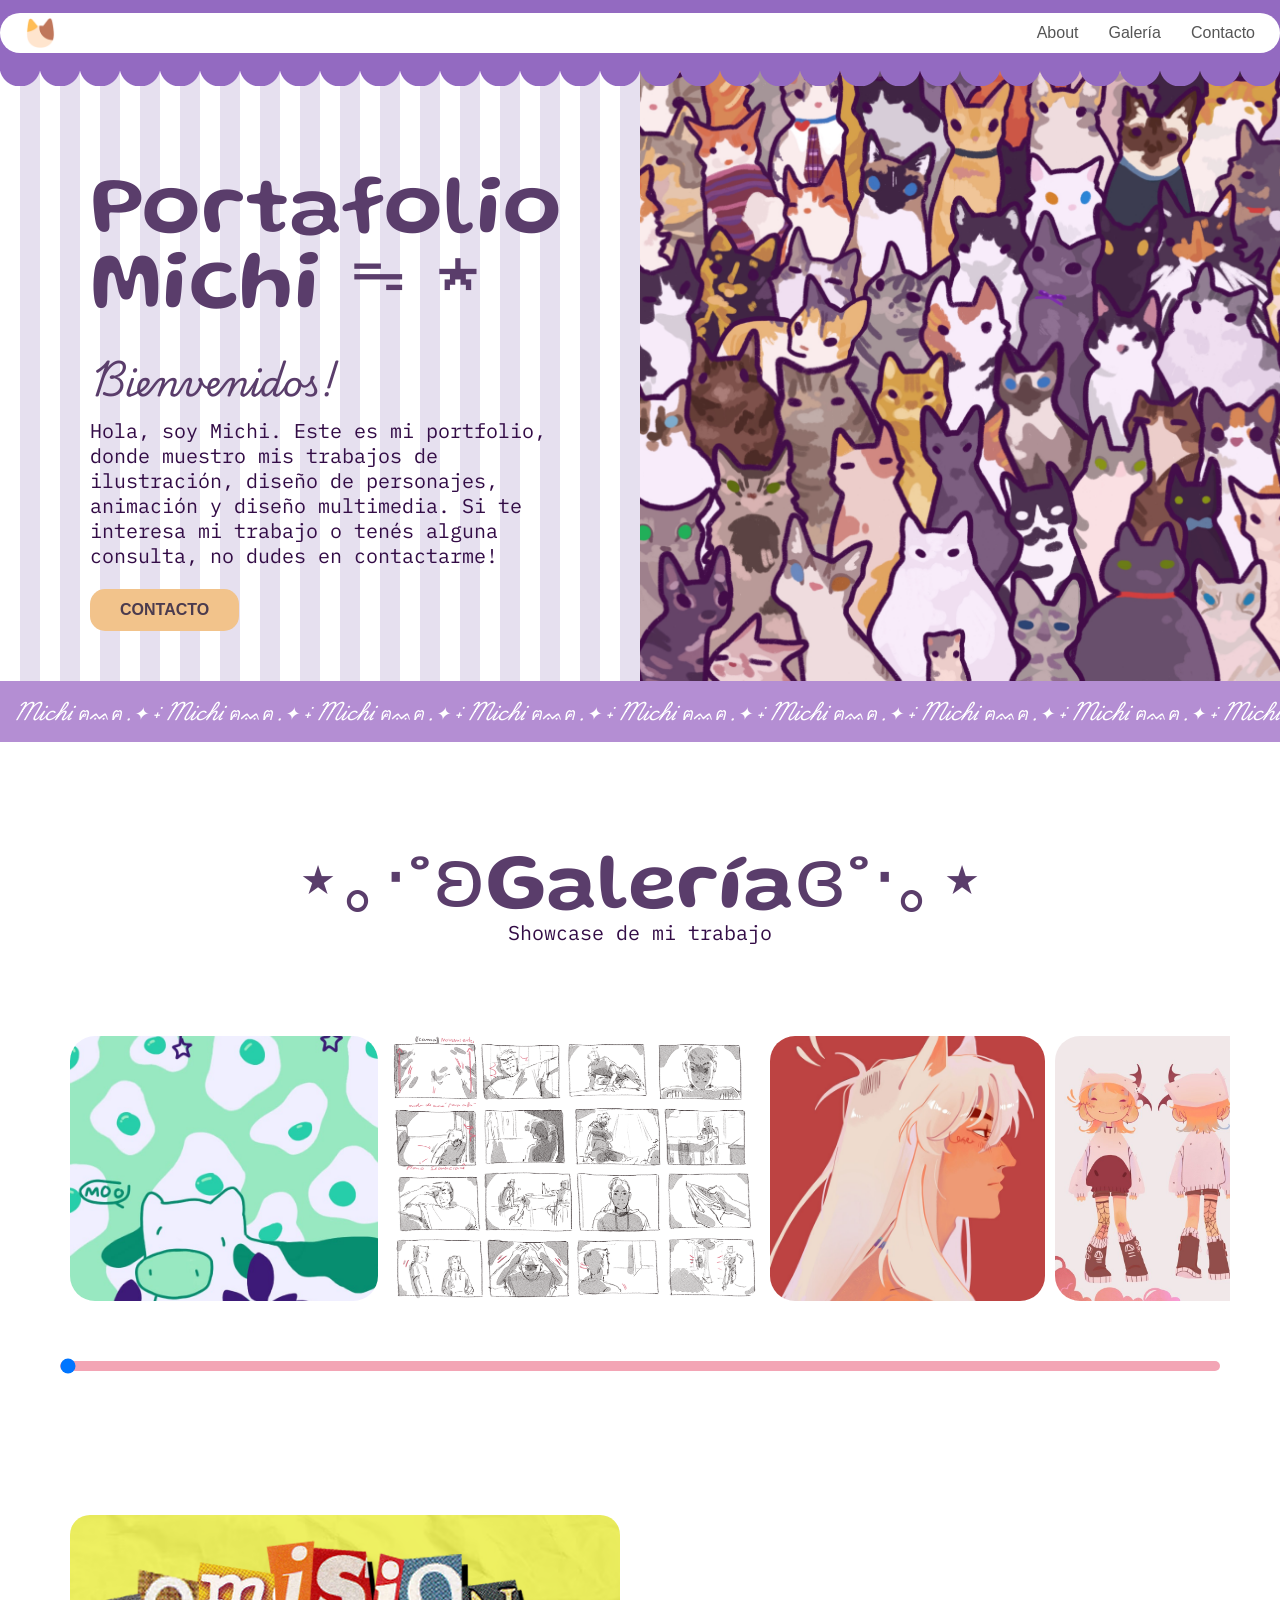
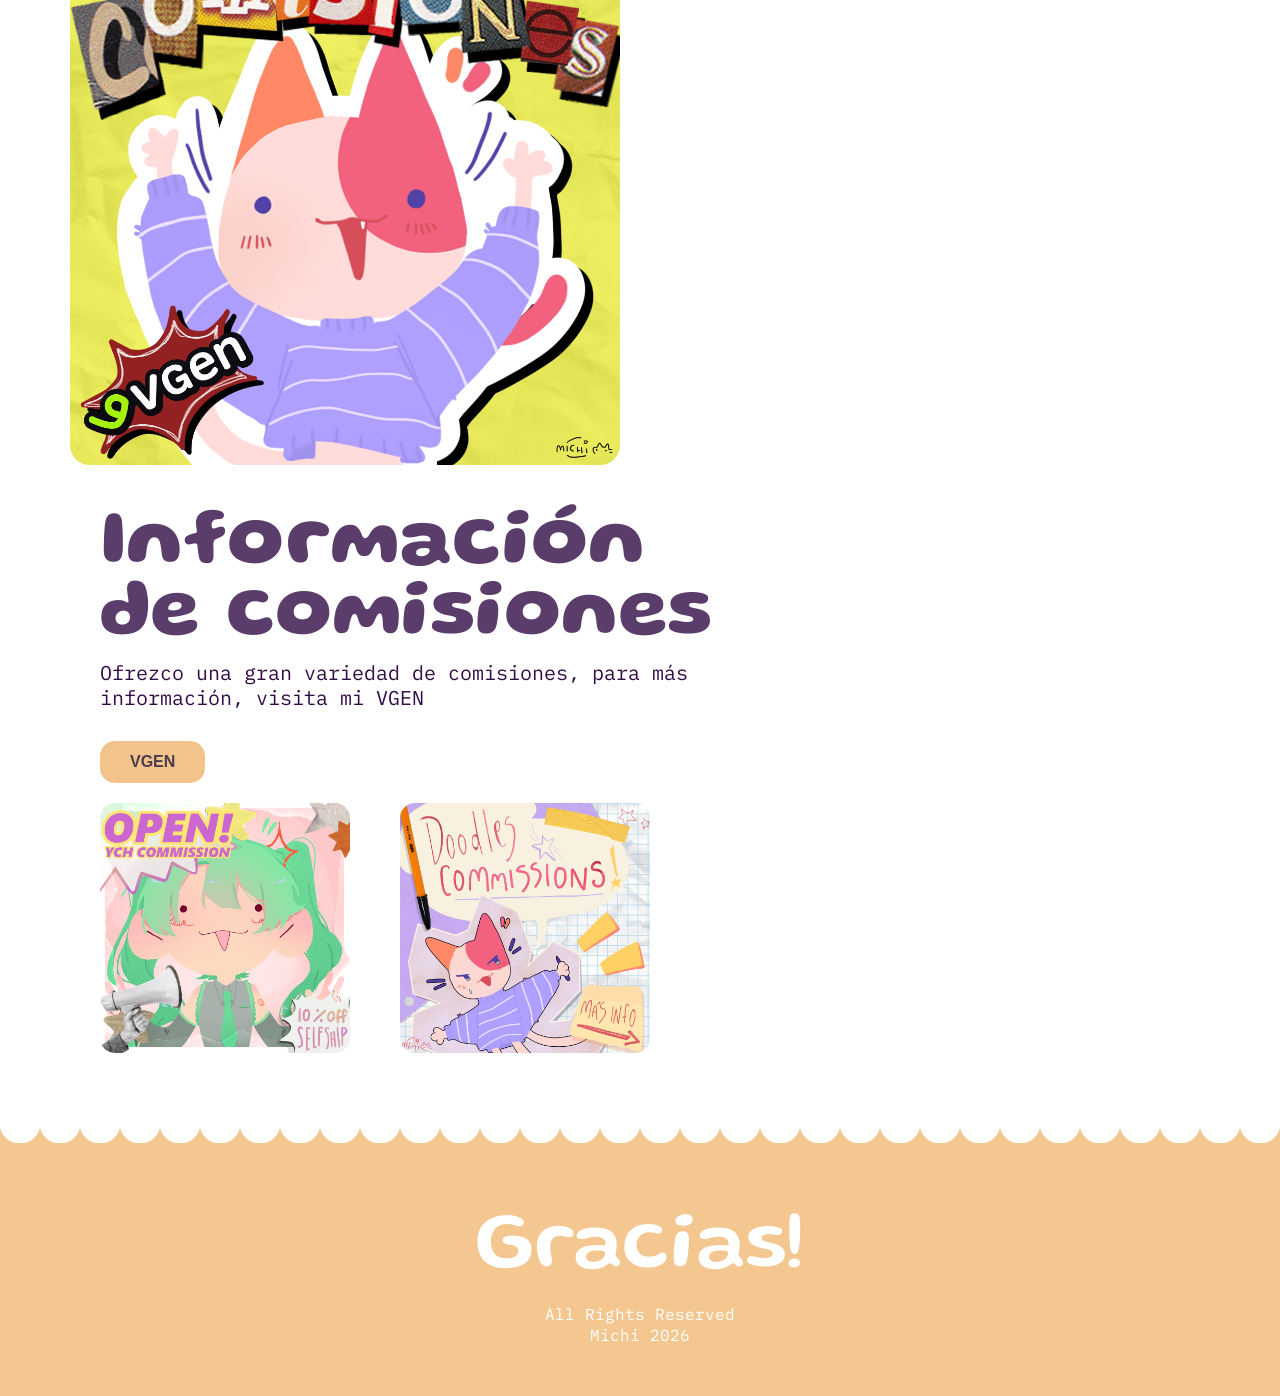
<file: index.html>
<!DOCTYPE html>
<html lang="es">
<head>
  <meta charset="UTF-8">
  <title>portafolio michi</title>

    <link rel="preconnect" href="https://fonts.googleapis.com">
    <link rel="preconnect" href="https://fonts.gstatic.com" crossorigin>
    <link href="https://fonts.googleapis.com/css2?family=Gluten:wght@100..900&family=Lilex:ital,wght@0,100..700;1,100..700&family=Playwrite+US+Trad:wght@100..400&display=swap" rel="stylesheet">
  
    <link rel="preconnect" href="https://fonts.googleapis.com">
    <link rel="preconnect" href="https://fonts.gstatic.com" crossorigin>
    <link href="https://fonts.googleapis.com/css2?family=Gluten:wght@100..900&family=Lilex:ital,wght@0,100..700;1,100..700&family=Playwrite+US+Trad:wght@100..400&display=swap" rel="stylesheet">
  
    <link rel="preconnect" href="https://fonts.googleapis.com">
    <link rel="preconnect" href="https://fonts.gstatic.com" crossorigin>
    <link href="https://fonts.googleapis.com/css2?family=Gluten:wght@100..900&family=Lilex:ital,wght@0,100..700;1,100..700&family=Playwrite+US+Trad:wght@100..400&display=swap" rel="stylesheet">

   <link rel="stylesheet" href="css/styles.css">

</head>

<body>

<header class="header-container">
        
        <nav class="main-navbar">
            
            <div class="logo-container">
                <a href="index.html" class="logo-img">
                  <img src="img/logomichi.png" alt="logo" class="logo-img">
                </a>
            </div>

            <ul class="nav-links">
                <li><a href="about.html">About</a></li>
                <li><a href="#galeria">Galería</a></li>
                <li><a href="contacto.html">Contacto</a></li>
            </ul>
        </nav>

  <div class="scallop-bottom"></div>

</header>

<section class="principio">
  
  <div class="principio-text">
    <h1>Portafolio Michi ᯓ★</h1>
    <h2>Bienvenidos!</h2>
    <p>
      Hola, soy Michi. Este es mi portfolio, donde muestro mis trabajos
      de ilustración, diseño de personajes, animación y diseño multimedia.
      Si te interesa mi trabajo o tenés alguna consulta, no dudes en contactarme!
    </p>

      <a href="contacto.html" class="btn">
        CONTACTO
      </a>
  </div>

  <div class="principio-image">
    <img src="img/michis.jpg" alt="michis">
  </div>

</section>

<section class="michi-bar">
  <div class="michi-track">
    Michi ฅᨐฅ .✦ ݁˖ Michi ฅᨐฅ .✦ ݁˖ Michi ฅᨐฅ .✦ ݁˖ Michi ฅᨐฅ .✦ ݁˖ Michi ฅᨐฅ .✦ ݁˖ Michi ฅᨐฅ .✦ ݁˖ Michi ฅᨐฅ .✦ ݁˖ Michi ฅᨐฅ .✦ ݁˖ Michi ฅᨐฅ .✦ ݁˖ Michi ฅᨐฅ .✦ ݁˖ Michi ฅᨐฅ .✦ ݁˖ Michi ฅᨐฅ .✦ ݁˖ Michi ฅᨐฅ .✦ ݁˖ Michi ฅᨐฅ .✦ ݁˖ Michi ฅᨐฅ .✦ ݁˖ Michi ฅᨐฅ .✦ ݁˖ Michi ฅᨐฅ .✦ ݁˖ Michi ฅᨐฅ .✦ ݁˖ Michi ฅᨐฅ .✦ ݁˖ Michi ฅᨐฅ .✦ ݁˖ Michi ฅᨐฅ .✦ ݁˖ Michi ฅᨐฅ .✦ ݁˖ Michi ฅᨐฅ .✦ ݁˖ Michi ฅᨐฅ .✦ ݁˖
  </div>
</section>

<section class="galeria">

  <h2>⋆｡‧˚ʚGaleríaɞ˚‧｡⋆</h2>
  <p class="subtitle">Showcase de mi trabajo</p>

  <div class="gallery-wrapper">

    <div class="gallery-container" id="galeria">

      <div class="card">
        <a href="galeriamarcas.html" class="botonesagaleria">
             <img src="img/vaca.jpg">
             <span class="botonesagaleria">Trabajos para marcas</span>
        </a>
        <div class="overlay">Trabajos para marcas</div>
      </div>

      <div class="card">
        <img src="img/storyboard.png">
        <div class="overlay">Storyboard y bocetos</div>
      </div>

      <div class="card">
        <img src="img/nuyashaperfil.jpg">
        <div class="overlay">Ilustración</div>
      </div>

      <div class="card">
        <img src="img/fan.jpg">
        <div class="overlay">Diseño de personajes</div>
      </div>

    </div>

    <input type="range" min="0" max="100" value="0" id="slider">
    
  </div>

</section>

<section class="comisiones">
  <div class="comisiones-container">
    
    <div class="comisiones-img">
      <img src="img/comisvgen.png" alt="Comisiones">
    </div>


    <div class="comisiones-texto">
      <h2>Información<br>de comisiones</h2>
      <p>
        Ofrezco una gran variedad de comisiones, para más información,
        visita mi VGEN
      </p>

      <a href="https://vgen.co/Michizzz" target="boton" class="btn">
        VGEN
      </a>

      <div class="mini-cards">
        <img src="img/ych.jpg" alt="Commission 1">
        <img src="img/comissketch.png" alt="Commission 2">
      </div>
    </div>

  </div>
</section>

<footer class="footer">
  <div class="wawawa"></div>
  <h2>Gracias!</h2>
  <p>All Rights Reserved<br>Michi 2026</p>
</footer>

</body>
</html>
</file>
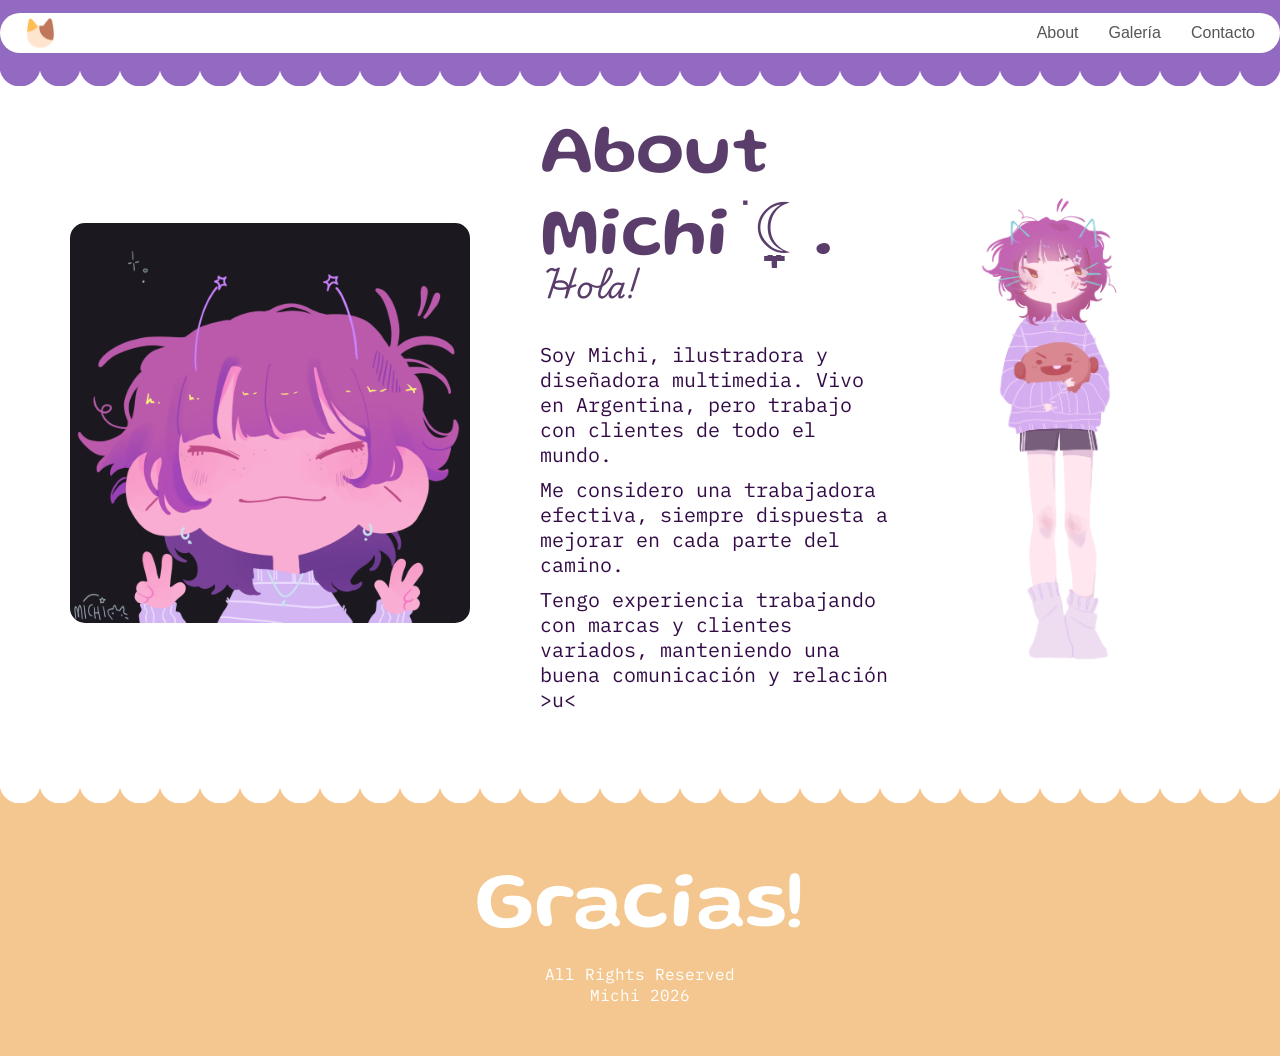
<file: about.html>
<!DOCTYPE html>
<html lang="es">
<head>
  <meta charset="UTF-8">
  <title>Michi Portfolio</title>

    <link rel="preconnect" href="https://fonts.googleapis.com">
    <link rel="preconnect" href="https://fonts.gstatic.com" crossorigin>
    <link href="https://fonts.googleapis.com/css2?family=Gluten:wght@100..900&family=Lilex:ital,wght@0,100..700;1,100..700&family=Playwrite+US+Trad:wght@100..400&display=swap" rel="stylesheet">
  
    <link rel="preconnect" href="https://fonts.googleapis.com">
    <link rel="preconnect" href="https://fonts.gstatic.com" crossorigin>
    <link href="https://fonts.googleapis.com/css2?family=Gluten:wght@100..900&family=Lilex:ital,wght@0,100..700;1,100..700&family=Playwrite+US+Trad:wght@100..400&display=swap" rel="stylesheet">
  
    <link rel="preconnect" href="https://fonts.googleapis.com">
    <link rel="preconnect" href="https://fonts.gstatic.com" crossorigin>
    <link href="https://fonts.googleapis.com/css2?family=Gluten:wght@100..900&family=Lilex:ital,wght@0,100..700;1,100..700&family=Playwrite+US+Trad:wght@100..400&display=swap" rel="stylesheet">

  <link rel="stylesheet" href="css/styles.css">
</head>
<body>

<header class="header-container">
        
        <nav class="main-navbar">
            
            <div class="logo-container">
                <a href="index.html" class="logo-img">
                  <img src="img/logomichi.png" alt="logo" class="logo-img">
                </a>
            </div>

            <ul class="nav-links">
                <li><a href="about.html">About</a></li>
                <li><a href="index.html #galeria">Galería</a></li>
                <li><a href="contacto.html">Contacto</a></li>
            </ul>
        </nav>

  <div class="scallop-bottom"></div>

</header>

  <!-- ABOUT -->
  <section id="about" class="about">
    <div class="about-container">

      <!-- img izq -->
      <div class="about-img">
        <img src="img/pfp.png" alt="Michi">
      </div>


      <div class="about-text">
        <h2>About Michi࣪ ִֶָ☾.</h2>
        <h3>Hola!</h3>

        <p>
           Soy Michi, ilustradora y diseñadora multimedia.
          Vivo en Argentina, pero trabajo con clientes de todo el mundo.
        </p>

        <p>
           Me considero una trabajadora efectiva, siempre dispuesta
          a mejorar en cada parte del camino.
        </p>

        <p>
           Tengo experiencia trabajando con marcas y clientes variados,
          manteniendo una buena comunicación y relación >u<
        </p>
      </div>

      <!-- img derecha -->
      <div class="about-char">
        <img src="img/yo.png" alt="Character">
      </div>

    </div>
  </section>

  <footer class="footer">
      <div class="wawawa"></div>
    <h2>Gracias!</h2>
    <p>All Rights Reserved<br>Michi 2026</p>
  </footer>

</body>
</html>
</file>
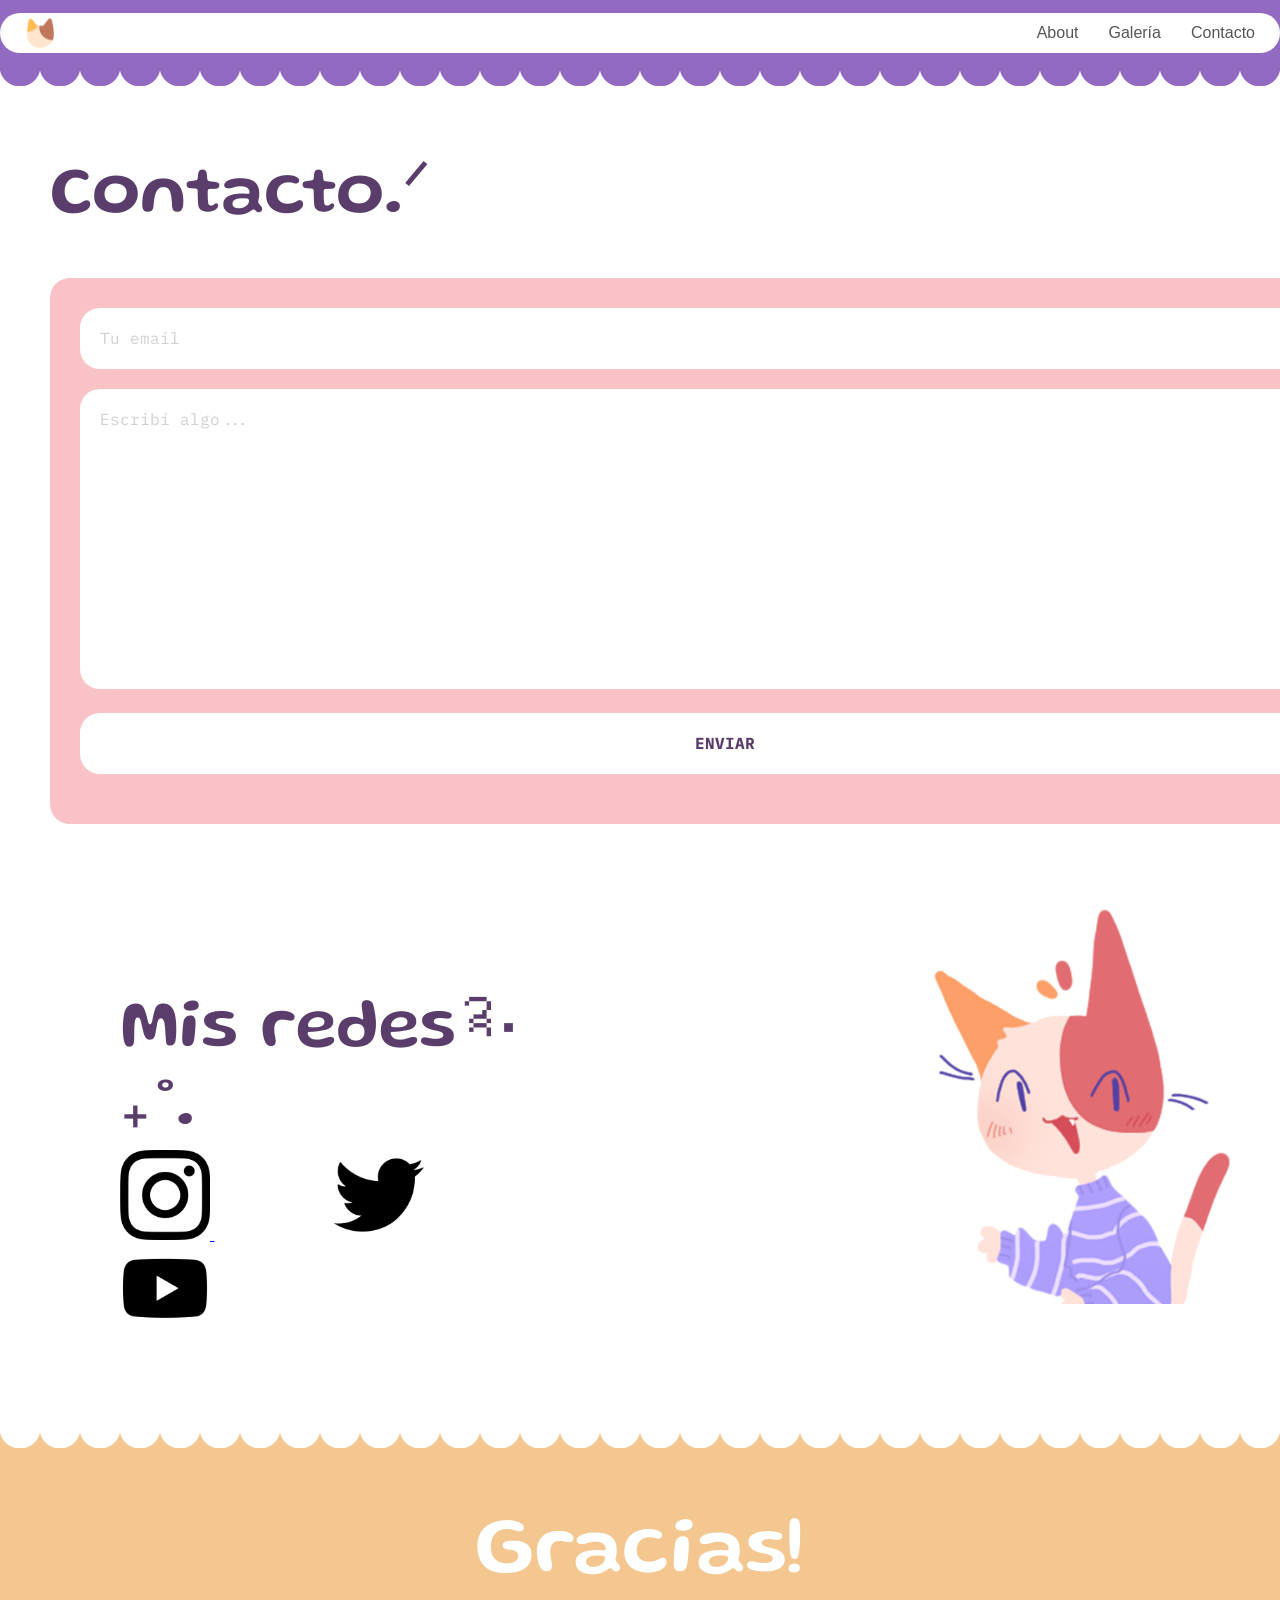
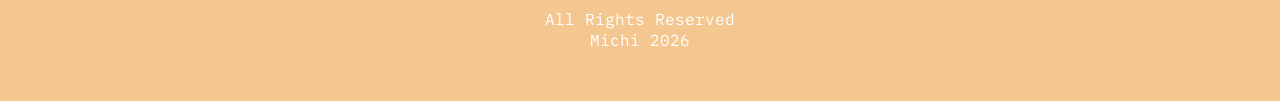
<file: contacto.html>
<!DOCTYPE html>
<html lang="es">
<head>
  <meta charset="UTF-8">
  <title>Michi Portfolio</title>

    <link rel="preconnect" href="https://fonts.googleapis.com">
    <link rel="preconnect" href="https://fonts.gstatic.com" crossorigin>
    <link href="https://fonts.googleapis.com/css2?family=Gluten:wght@100..900&family=Lilex:ital,wght@0,100..700;1,100..700&family=Playwrite+US+Trad:wght@100..400&display=swap" rel="stylesheet">
  
    <link rel="preconnect" href="https://fonts.googleapis.com">
    <link rel="preconnect" href="https://fonts.gstatic.com" crossorigin>
    <link href="https://fonts.googleapis.com/css2?family=Gluten:wght@100..900&family=Lilex:ital,wght@0,100..700;1,100..700&family=Playwrite+US+Trad:wght@100..400&display=swap" rel="stylesheet">
  
    <link rel="preconnect" href="https://fonts.googleapis.com">
    <link rel="preconnect" href="https://fonts.gstatic.com" crossorigin>
    <link href="https://fonts.googleapis.com/css2?family=Gluten:wght@100..900&family=Lilex:ital,wght@0,100..700;1,100..700&family=Playwrite+US+Trad:wght@100..400&display=swap" rel="stylesheet">

  <link rel="stylesheet" href="css/styles.css">
</head>
<body>

<header class="header-container">
        
        <nav class="main-navbar">
            
            <div class="logo-container">
                <a href="index.html" class="logo-img">
                  <img src="img/logomichi.png" alt="logo" class="logo-img">
                </a>
            </div>

            <ul class="nav-links">
                <li><a href="about.html">About</a></li>
                <li><a href="index.html #galeria">Galería</a></li>
                <li><a href="contacto.html">Contacto</a></li>
            </ul>
        </nav>

  <div class="scallop-bottom"></div>

</header>



<section class="contacto">

        <h2>Contacto.ᐟ</h2>

  <div class="form-card">
    <form netlify method="post">
      <input name="email" type="email" placeholder="Tu email" required>
      <textarea name="mensaje" placeholder="Escribí algo..." required></textarea>
      <input type="submit" value="ENVIAR" class="btn">
    </form>
  </div>

</section>


<section class="redes">

<div class="todomenoslafoto">

  <div class="redes-container">
     <h2>Mis redes༉‧₊˚.</h2>
  </div>

  <div class="iconos">
    <a href="https://www.instagram.com/_.w._michi_.w._/"_blank>
      <img src="img/instagram.png"alt="Instagram">
    </a>

    <a href="https://x.com/_w_michi_w_"_blank>
      <img src="img/twitter.png"alt="Twitter">
    </a>

    <a href="https://www.youtube.com/@_W_michi_W_"_blank>
      <img src="img/youtube.png" alt="Youtube">
    </a>
  </div>

</div>

  <div class="dibujomichito">

<img src="img/9.png" alt="dibujomichito">

  </div>

</section>


<footer class="footer">
      <div class="wawawa"></div>
  <h2>Gracias!</h2>
  <p>All Rights Reserved<br>Michi 2026</p>
</footer>

</body>
</html>
</file>
<file: css/styles.css>
* {
  margin: 0;
  padding: 0;
  box-sizing: border-box;
  font-family: sans-serif;
}

body {
    background-color: #ffffff; 
    min-height: 100vh;
}

.header-container {
    position: sticky;
    top: 0;
    width: 100%;
    background-color: #936ac1;
    padding-top: 13px;
    padding-bottom: 13px;
    z-index: 10;
}

.main-navbar {
    display: flex;
    justify-content: space-between;
    align-items: center;
    background-color: #ffffff;
    max-width: 1430px;
    margin: 0 auto;
    height: 40px;
    border-radius: 30px;
    padding: 0 25px;
}

.logo-container {
    height: 30px;
    display: flex;
    align-items: center;
}

.logo-img {
    height: 100%;
    width: auto;
    display: block;
}

.nav-links {
    display: flex;
    list-style-type: none;
    gap: 30px;
}

.nav-links a {
    text-decoration: none; 
    color: #555555; 
    font-weight: 400;
    font-size: 16px;
    transition: color 0.3s ease;
}

.nav-links a:hover {
    color: #c19aed;
    transform: scale(1.3);
}

/* BARRITA LINDA DE BURBUJAS IDK */
.scallop-bottom {
  position: absolute;
  bottom: -20px;
  width: 100%;
  height: 20px;
  background: radial-gradient(circle at 20px 0px, #936ac1 20px, transparent 21px) repeat-x;
  background-size: 40px 20px;
}

/* --- PATRÓN DE RAYAS DE FONDO DEL CONTENIDO --- */
.page-content {
    background-image: 
        repeating-linear-gradient(
            45deg,
            #e6dbf3,
            #e6dbf3 10px,
            #f2eaf9 10px,
            #f2eaf9 20px,
        );
    padding: 80px 20px; 
    min-height: calc(100vh - 125px);
    position: relative;
    z-index: 1;
}

/* PRINCIPIO */
.principio {
  display: flex;
  height: 615px;
}


/* LADO IZQ */
.principio-text {
  width: 50%;
  padding: 90px;
  background: repeating-linear-gradient(
    to right,
    #ffffff,
    #ffffff 20px,
    #e6e0ef 20px,
    #e6e0ef 40px
  );
}

.principio-text h1 {
  padding-top: 20px;
  font-size: 85px;
  line-height: 75px;
  color: #5a3d6b;
  font-family: "Gluten", sans-serif;
  font-weight: 500;
}

.principio-text h2 {
  font-family: "Playwrite US Trad", serif;
  margin: 20px 0;
  font-size: 35px;
  color: #5a3d6b;
}

.principio-text p {
  margin-top: -15px;
  font-family: "Lilex", sans-serif;
  font-size: 20px;
  margin-bottom: 20px;
  line-height: 25px;
  color: #330c46;
}

.principio-text button {
  padding: 10px 20px;
  border-radius: 20px;
  border: none;
  background: #f3c68a;
  cursor: pointer;
}

/* LADO DERECHO */
.principio-image {
  width: 50%;
}

.principio-image img {
  width: 100%;
  height: 100%;
  object-fit: cover;
}

/* BARRA MICHI */
.michi-bar {
  background: #b48ed3;
  overflow: hidden;
  white-space: nowrap;
}

.michi-track {
  display: inline-block;
  padding: 13px;
  font-style: italic;
  font-family: "Playwrite US Trad", serif;
  color: white;
  animation: scrollText 10s linear infinite;
  font-size: 18px;
}

@keyframes scrollText {
  from { transform: translateX(0); }
  to { transform: translateX(-13%); }
}


/* GALERÍA */
.galeria {
  background: #ffffff;
  padding: 60px;
  text-align: center;
}

.galeria h2 {
  font-size: 80px;
  font-family: "Gluten", sans-serif;
  color: #5a3d6b;
  font-weight: 550;
  padding-top: 30px;
}

.subtitle {
  font-family: "Lilex", sans-serif;
  font-size: 20px;
  margin-bottom: 40px;
  color: #330c46;
  margin-top: -5px;
  margin-bottom: 90px;
}

/* CONTENEDOR SCROLL */
.gallery-wrapper {
  position: relative;
  margin-bottom: 10px;
}

.gallery-container {
  width: 100%;
  display: flex;
  gap: 10px;
  overflow-x: hidden;
  scroll-behavior: smooth;
  margin: 10px;
}

/* CARDS */
.card {
  min-width: 275px;
  height: 265px;
  border-radius: 25px;
  overflow: hidden;
  position: relative;
  flex-shrink: 0;
  transition: transform 0.3s;
}

.card img {
  width: 100%;
  height: 100%;
  object-fit: cover;
}

/* HOVER */
.card:hover {
  transform: scale(1.03);
}

.overlay {
  position: absolute;
  bottom: 0;
  width: 100%;
  height: 100%;
  background: rgba(25, 0, 42, 0.4);
  color: white;
  display: flex;
  align-items: center;
  justify-content: center;
  opacity: 0;
  font-size: 18px;
  text-align: center;
  font-family: "Playwrite US Trad", serif;
  transition: 0.3s;
}

.card:hover .overlay {
  opacity: 1;
}

#slider {
  width: 100%;
  margin-top: 50px;
  appearance: none;
  height: 10px;
  background: #f3a5b5;
  border-radius: 10px;
  outline: none;
}

/* COMISSS */
.comisiones {
  padding: 70px;
  background: #ffffff;
}

.comisiones-container {
  display: flex;
  align-items: center;
  gap: 40px;
  flex-wrap: wrap;
}

.comisiones-img img {
  width: 550px;
  border-radius: 20px;
}

.comisiones-texto {
  max-width: 700px;
}

.comisiones-texto h2 {
  font-size: 80px;
  margin-left: 30px;
  font-family: "Gluten", sans-serif;
  color: #5a3d6b;
  margin-bottom: 10px;
}

.comisiones-texto p {
  margin-left: 30px;
  font-family: "Lilex", sans-serif;
  font-size: 20px;
  margin-bottom: 30px;
  line-height: 25px;
  color: #330c46;
}

/* BOTÓN */
.btn {
  display: inline-block;
  padding: 12px 30px;
  background: #f2c38b;
  color: #4b3b4e;
  text-decoration: none;
  border-radius: 15px;
  font-weight: bold;
  transition: all 0.3s ease;
}

/* HOVER */
.btn:hover {
  background: #e8a96c;
  transform: translateY(-3px) scale(1.05);
  box-shadow: 0 8px 20px rgba(0,0,0,0.15);
}

.comisiones .btn {
  margin-left: 30px;
}

.btn:active {
  transform: scale(0.95);
}

/* MINI CARDS */
.mini-cards {
  margin-top: 20px;
  display: flex;
  gap: 50px;
  margin-left: 30px;
}

.mini-cards img {
  width: 250px;
  border-radius: 15px;
  transition: transform 0.3s ease;
}

.mini-cards img:hover {
  transform: rotate(-2deg) scale(1.05);
}




/* ABOUT */
.about {
  padding: 60px 70px;
  background: #ffffff;
}

.about-container {
  display: grid;
  grid-template-columns: 1fr 2fr 1fr;
  align-items: center;
  gap: 20px;
}

.about-img img {
  width: 400px;
  border-radius: 15px;
}

.about-char img {
  width: 300px;
}

.about-text h2 {
  font-size: 70px;
  font-family: "Gluten", sans-serif;
  font-weight: 500;
  color: #5a3d6b;
  margin-left: 50px;
}

.about-text h3 {
  font-family: "Playwrite US Trad", serif;
  font-size: 30px;
  color: #5a3d6b;
  margin-bottom: 30px;
  margin-left: 50px;
  margin-top: -15px;
}

.about-text p {
  margin-bottom: 10px;
  margin-left: 50px;
  font-family: "Lilex", sans-serif;
  font-size: 20px;
  line-height: 25px;
  color: #330c46;
}



/* CONTACTO */

.contacto h2 {
  font-family: "Gluten", sans-serif;
  font-weight: 500;
  font-size: 70px;
  color: #5a3d6b;
  margin-bottom: 50px;
}

.contacto {
  justify-content: center;
  padding: 80px 50px;
}

.form-card {
  background: #F8C2C6;
  padding: 30px;
  border-radius: 20px;
  width: 1350px;
}

.form-card input,
.form-card textarea {
  width: 100%;
  border: none;
  margin-bottom: 20px;
  background-color: #ffffff;
  color: #5a3d6b;
  padding: 20px;
  border-radius: 20px;
  font-size: 16px;
  font-family: "Lilex", sans-serif;
}

.form-card textarea {
  height: 300px;
  resize: none;
}

.form-card input::placeholder,
.form-card textarea::placeholder {
  color: #d0d0d0;
}


.redes {
  background: white;
  align-items: left;
  margin-bottom: 90px;
  display: flex;
  flex-direction: row;
}

.todomenoslafoto {
  display: flex;
  flex-direction: column;
}

.redes h2 {
  font-family: "Gluten", sans-serif;
  font-weight: 500;
  font-size: 70px;
  color: #5a3d6b;
  margin-bottom: 10px;
  margin-top: 80px;
  margin-left: 120px;
}

.iconos img{
  width: 90px;
  float: center;
  margin-left: 120px;
  }
  
.iconos img:hover {
  transform: scale(1.2);
  transition: 0.2s;
}

.dibujomichito img {
  width: 400px;
  margin-left: 300px;
}


.galerias {
  position: relative;
  background: #8b6bbd;
  padding: 80px 20px;
  text-align: center;
  color: white;
}

.galerias h2 {
  font-size: 2.2rem;
  margin-bottom: 40px;
}

/* 🔥 MASONRY CON GRID AVANZADO */
.masonry {
  display: grid;
  grid-template-columns: repeat(3, 1fr);
  grid-auto-rows: 180px;
  gap: 15px;
}

/* ITEMS */
.item {
  overflow: hidden;
  border-radius: 20px;
}

.item img {
  width: 100%;
  height: 100%;
  object-fit: cover;
  transition: 0.3s;
}

/* VARIACIONES (CLAVE para que se vea como tu diseño) */
.item.tall {
  grid-row: span 2;
}

.item.wide {
  grid-column: span 2;
}

/* HOVER cute */
.item img:hover {
  transform: scale(1.05);
}





/* estrellas creo */
.galerias::before,
.galerias::after {
  content: "";
  position: absolute;
  width: 25px;
  height: 25px;
  background: #ffe082;
  clip-path: polygon(
    50% 0%, 61% 35%, 98% 35%,
    68% 57%, 79% 91%,
    50% 70%, 21% 91%,
    32% 57%, 2% 35%,
    39% 35%
  );
}

.galerias::before {
  top: 50px;
  left: 40px;
}

.galerias::after {
  top: 120px;
  right: 50px;
}

/* FOOTER */

.wawawa {
  width: 100%;
  height: 20px;
  background: radial-gradient(circle at 20px 0px, #ffffff 20px, transparent 21px) repeat-x;
  background-size: 40px 20px;
  margin-top: -50px;
}

.footer {
  background: #f3c78f;
  text-align: center;
  padding-bottom: 50px;
  padding-top: 50px;
}

.footer h2 {
  font-size: 80px;
  font-family: "Gluten", sans-serif;
  color: #ffffff;
  font-weight: 500;
  margin-top: 70px;
}

.footer p {
  margin-top: 20px;
  color: #ffffff;
  font-family: "Lilex", sans-serif;
}
</file>
